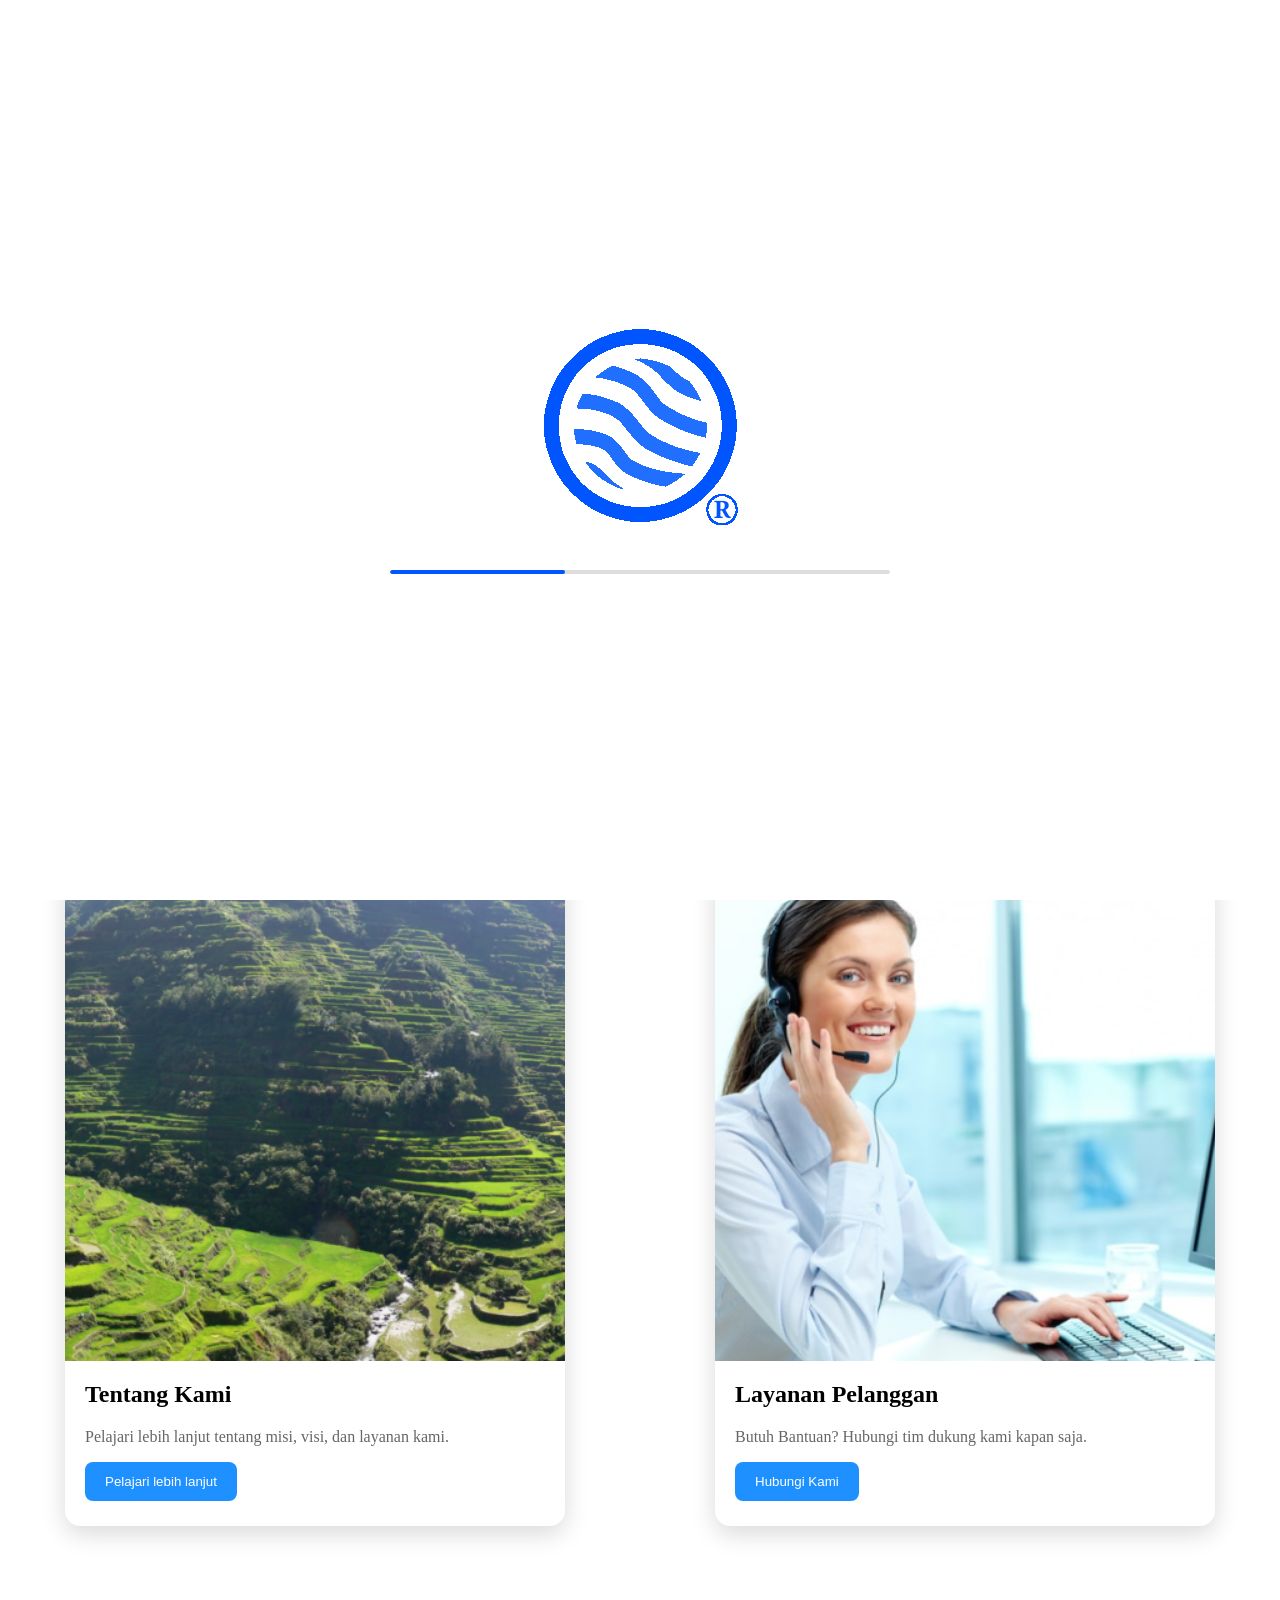
<file: index.html>
<!DOCTYPE html>
<html lang="en">

<head>
    <meta charset="UTF-8">
    <meta name="viewport" content="width=device-width, initial-scale=1.0">
    <title>DiMAGEL</title>

    <link rel="stylesheet" href="testcss1.css">
</head>

<body>

    <!-- Loading Screen -->
    <div id="loader">
        <div class="loader-content">
            <img src="dimagellogo.png" alt="Logo">

            <div class="progress">
                <div class="progress-fill"></div>
            </div>
        </div>
    </div>

    <!-- Website -->
    <header id="navbar">
    <div class="nav-left">
        <img src="dimagellogo.png" alt="Logo" class="nav-logo">
    </div>

    <nav>
        <button> <img src="home.png" alt="-"> Beranda </button>
        <button onclick="window.location.href='pencarian.html'"> <img src="search.png" alt="-" > Pencarian </button>
        <div class="akun">
    <button id="akunButton">
        <img src="account.png" alt="-"> Akun
    </button>

    <div class="akun-dropdown">
        <button>Masuk</button>
        <button id="signupMenuButton">Daftar</button>
    </div>
</div>
        <button> <img src="settings.png" alt="-"> Pengaturan </button>
    </nav>
</header>

<div class="signup-popup" id="signupPopup">

    <div class="signup-box">

        <span class="close-popup">&times;</span>

        <h1>Buat Akun</h1>

        <input type="text" placeholder="Nama Pengguna">

        <input type="email" placeholder="Email">

        <input type="password" placeholder="Kata Sandi">

        <button class="signup-button">Daftar</button>

    </div>

</div>

    <script src="jstest1.js"></script>

<section class="hero">
    <img src="hero.png" alt="Hero Image">
</section>

<section class="cards">

    <div class="card">
        <img src="aboutus.png" alt="Tentang Kami">

        <h2>Tentang Kami</h2>

        <p>
            Pelajari lebih lanjut tentang misi, visi, dan layanan kami.
        </p>

        <button>Pelajari lebih lanjut</button>
    </div>

    <div class="card">
        <img src="customersupport.png" alt="Layanan Pelanggan">

        <h2>Layanan Pelanggan</h2>

        <p>
            Butuh Bantuan? Hubungi tim dukung kami kapan saja.
        </p>

        <button>Hubungi Kami</button>
    </div>

</section>

</body>
</html>
</file>
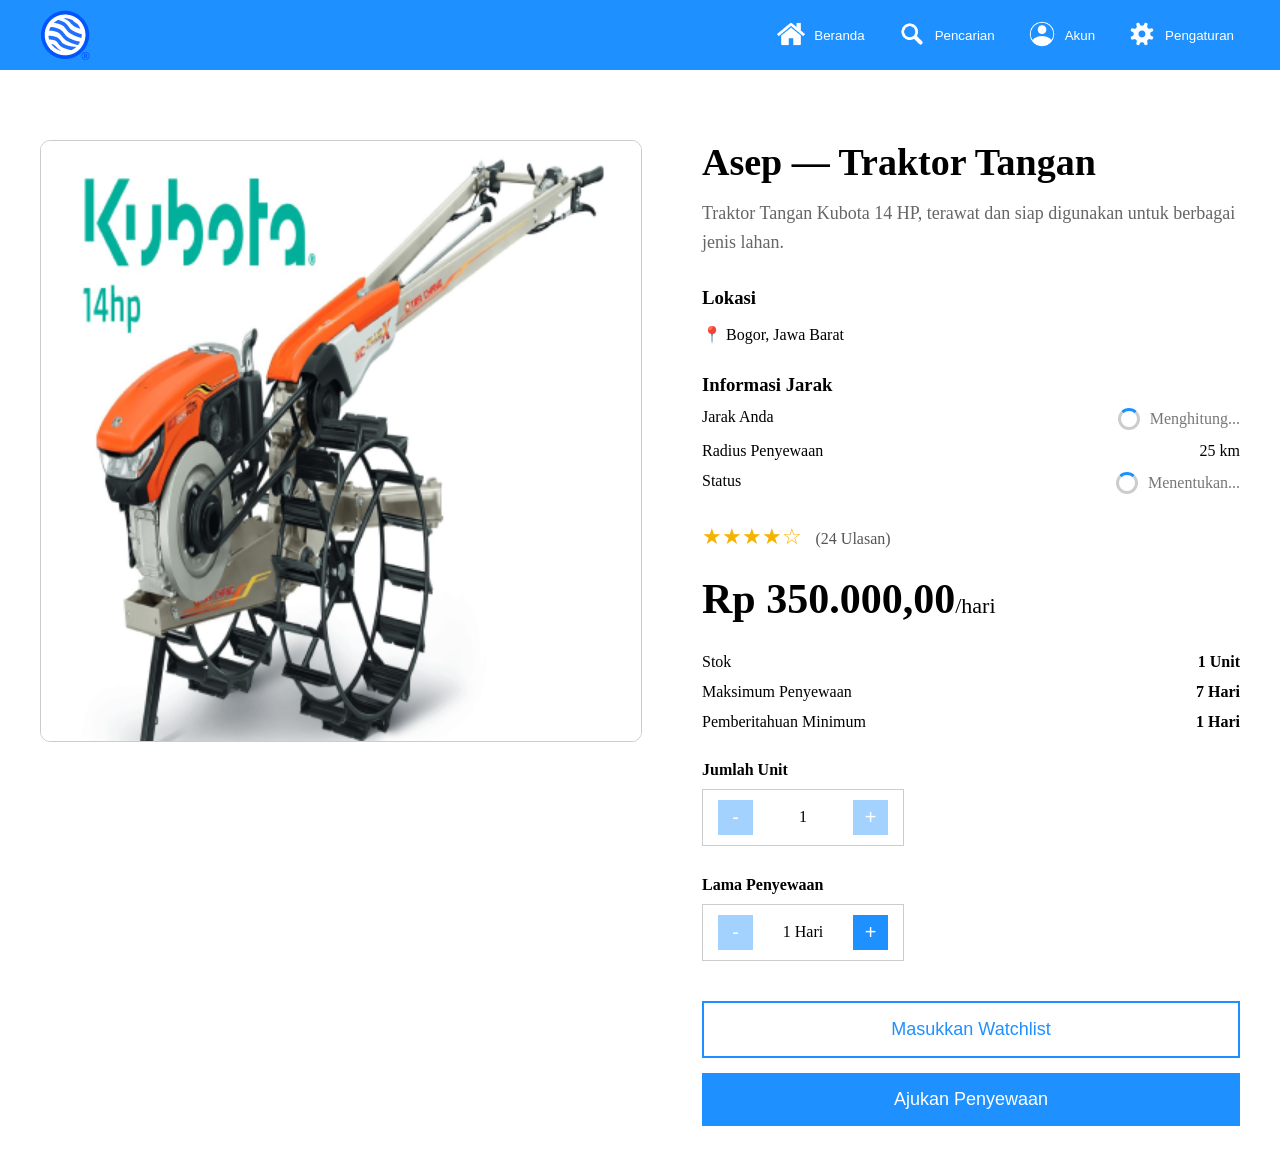
<file: asep.html>
<!DOCTYPE html>
<html>
<head>
    <meta charset="UTF-8">
    <title>Pencarian</title>

    <link rel="stylesheet" href="testcss1.css">
</head>
<body>
<header id="navbar">
    <img src="dimagellogo.png" class="nav-logo" alt="Logo">

    <nav>
        <button onclick="
    sessionStorage.setItem('skipLoader', 'true');
    window.location.href='index.html';
">
    <img src="home.png" alt="-">
    Beranda
</button>

        <button onclick="window.location.href='pencarian.html'">
            <img src="search.png" alt="-">
            Pencarian
        </button>

        <div class="akun">
            <button id="akunButton">
                <img src="account.png" alt="-">
                Akun
            </button>

            <div class="akun-dropdown">
                <button>Masuk</button>
                <button id="signupMenuButton">Daftar</button>
            </div>
        </div>

        <button>
            <img src="settings.png" alt="-">
            Pengaturan
        </button>
    </nav>
</header>

<div class="signup-popup" id="signupPopup">

    <div class="signup-box">

        <span class="close-popup">&times;</span>

        <h1>Buat Akun</h1>

        <input type="text" placeholder="Nama Pengguna">

        <input type="email" placeholder="Email">

        <input type="password" placeholder="Kata Sandi">

        <button class="signup-button">Daftar</button>

    </div>

</div><section class="listing-page">

    <div class="listing-image">

        <img src="asep.png" alt="Asep - Traktor Tangan">

    </div>

    <div class="listing-info">

        <h1 id="listingTitle">Asep — Traktor Tangan</h1>

        <p class="listing-description">
            Traktor Tangan Kubota 14 HP, terawat dan siap digunakan untuk berbagai jenis lahan.
        </p>

        <div class="listing-location">

            <h3>Lokasi</h3>

            <p>📍 Bogor, Jawa Barat</p>

        </div>

        <div class="listing-distance">

            <h3>Informasi Jarak</h3>

            <div class="distance-row">

                <span>Jarak Anda</span>

                <span class="loading-text">
                    <span class="spinner"></span>
                    Menghitung...
                </span>

            </div>

            <div class="distance-row">

                <span>Radius Penyewaan</span>

                <span>25 km</span>

            </div>

            <div class="distance-row">

                <span>Status</span>

                <span class="loading-text">
                    <span class="spinner"></span>
                    Menentukan...
                </span>

            </div>

        </div>

        <div class="listing-review">

            ★★★★☆
            <span>(24 Ulasan)</span>

        </div>

        <div class="listing-price" id="listingPrice">

            Rp 350.000,00<span>/hari</span>

        </div>

        <div class="listing-details">

             <div class="detail-row">

             <span>Stok</span>

             <strong id="stockLimit">1 Unit</strong>

             </div>

             <div class="detail-row">

             <span>Maksimum Penyewaan</span>

             <strong id="dayLimit">7 Hari</strong> 

             </div>

		     <div class="detail-row">

             <span>Pemberitahuan Minimum</span>

             <strong id="noticeLimit">1 Hari</strong>
			 
			 </div>
			 
		</div>


        <div class="quantity-section">

            <label>Jumlah Unit</label>

            <div class="quantity-box">

                <button id="unitMinus">-</button>

                <span id="unitValue">1</span>

                <button id="unitPlus">+</button>

            </div>

        </div>

        <div class="quantity-section">

            <label>Lama Penyewaan</label>

            <div class="quantity-box">

                <button id="dayMinus">-</button>

                <span id="dayValue">1 Hari</span>

                <button id="dayPlus">+</button>

            </div>

        </div>

        <button class="watchlist-button">

            Masukkan Watchlist

        </button>

        <button class="confirm-button" id="openCheckout">
		
            Ajukan Penyewaan
			
        </button>

    </div>

</section>

<!-- ======================
     CHECKOUT POPUP
====================== -->

<div class="checkout-popup" id="checkoutPopup">

    <div class="checkout-box">

        <span class="close-checkout" id="closeCheckout">&times;</span>

        <h2>Ajukan Penyewaan</h2>

        <div class="checkout-summary">

            <h3>Ringkasan Penyewaan</h3>

            <div class="summary-row">
                <span>Peralatan</span>
                <strong id="checkoutTitle"></strong>
            </div>

            <div class="summary-row">
                <span>Harga per Hari</span>
                <strong id="checkoutPrice"></strong>
            </div>

            <div class="summary-row">
                <span>Jumlah Unit</span>
                <strong id="checkoutUnits"></strong>
            </div>

            <div class="summary-row">
                <span>Lama Penyewaan</span>
                <strong id="checkoutDays"></strong>
            </div>

            <div class="summary-row total-row">
                <span>Estimasi Total</span>
                <strong id="checkoutTotal"></strong>
            </div>

        </div>

        <div class="checkout-calendar">

            <h3>Pilih Tanggal Mulai Penyewaan</h3>

            <div id="calendarContainer"></div>

            <p class="calendar-info">
                Pilih tanggal mulai. Lama penyewaan akan mengikuti pilihan Anda.
            </p>

            <p class="calendar-warning" id="calendarWarning"></p>

            <div class="selected-dates">

                <div class="summary-row">
                    <span>Tanggal Mulai</span>
                    <strong id="selectedStart">-</strong>
                </div>

                <div class="summary-row">
                    <span>Tanggal Berakhir</span>
                    <strong id="selectedEnd">-</strong>
                </div>

            </div>

        </div>

        <div class="checkout-terms">

            <p>

                Dengan menekan
                <strong>"Ajukan Penyewaan"</strong>,
                Anda menyetujui
                <a href="terms.html">Syarat dan Ketentuan Penyewaan.</a>

            </p>

        </div>

        <div class="checkout-buttons">

            <button class="cancel-checkout" id="cancelCheckout">

                Batal

            </button>

            <button class="confirm-checkout" id="confirmCheckout">

                Ajukan Penyewaan

            </button>

        </div>

    </div>

</div>

<script src="listingjava1.js"></script>

</body>
</html>
</file>
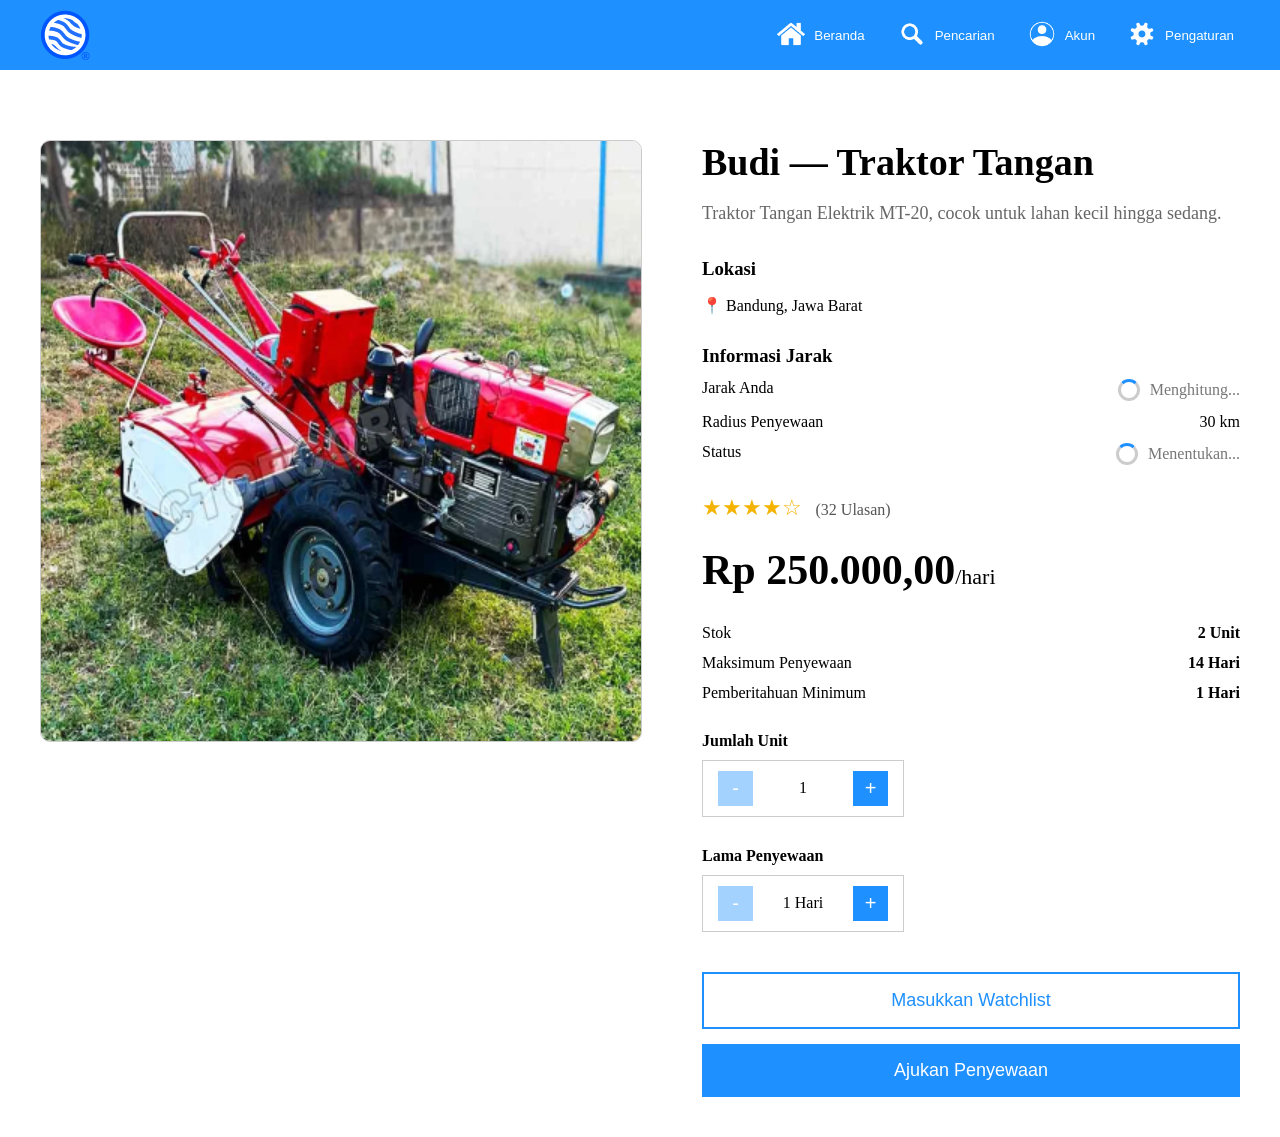
<file: budi.html>
<!DOCTYPE html>
<html>
<head>
    <meta charset="UTF-8">
    <title>Pencarian</title>

    <link rel="stylesheet" href="testcss1.css">
</head>
<body>
<header id="navbar">
    <img src="dimagellogo.png" class="nav-logo" alt="Logo">

    <nav>
        <button onclick="
    sessionStorage.setItem('skipLoader', 'true');
    window.location.href='index.html';
">
    <img src="home.png" alt="-">
    Beranda
</button>

        <button onclick="window.location.href='pencarian.html'">
            <img src="search.png" alt="-">
            Pencarian
        </button>

        <div class="akun">
            <button id="akunButton">
                <img src="account.png" alt="-">
                Akun
            </button>

            <div class="akun-dropdown">
                <button>Masuk</button>
                <button id="signupMenuButton">Daftar</button>
            </div>
        </div>

        <button>
            <img src="settings.png" alt="-">
            Pengaturan
        </button>
    </nav>
</header>

<div class="signup-popup" id="signupPopup">

    <div class="signup-box">

        <span class="close-popup">&times;</span>

        <h1>Buat Akun</h1>

        <input type="text" placeholder="Nama Pengguna">

        <input type="email" placeholder="Email">

        <input type="password" placeholder="Kata Sandi">

        <button class="signup-button">Daftar</button>

    </div>

</div>

<section class="listing-page">

    <div class="listing-image">

        <img src="budi.png" alt="Budi - Traktor Tangan">

    </div>

    <div class="listing-info">

        <h1 id="listingTitle">
        Budi — Traktor Tangan
        </h1>
   
        <p class="listing-description">
            Traktor Tangan Elektrik MT-20, cocok untuk lahan kecil hingga sedang.
        </p>

        <div class="listing-location">

            <h3>Lokasi</h3>

            <p>📍 Bandung, Jawa Barat</p>

        </div>

        <div class="listing-distance">

            <h3>Informasi Jarak</h3>

            <div class="distance-row">

                <span>Jarak Anda</span>

                <span class="loading-text">
                    <span class="spinner"></span>
                    Menghitung...
                </span>

            </div>

            <div class="distance-row">

                <span>Radius Penyewaan</span>

                <span>30 km</span>

            </div>

            <div class="distance-row">

                <span>Status</span>

                <span class="loading-text">
                    <span class="spinner"></span>
                    Menentukan...
                </span>

            </div>

        </div>

        <div class="listing-review">

            ★★★★☆
            <span>(32 Ulasan)</span>

        </div>

        <div class="listing-price" id="listingPrice">

            Rp 250.000,00<span>/hari</span>

        </div>

        <div class="listing-details">

            <div class="detail-row">

                <span>Stok</span>

                <strong id="stockLimit">2 Unit</strong> 

            </div>

            <div class="detail-row">

                <span>Maksimum Penyewaan</span>

                <strong id="dayLimit">14 Hari</strong> 

            </div>
			
		    <div class="detail-row">

            <span>Pemberitahuan Minimum</span>

            <strong id="noticeLimit">1 Hari</strong>

        </div>
        </div>
		

		        
<div class="quantity-section">

    <label>Jumlah Unit</label>

    <div class="quantity-box">

        <button id="unitMinus">-</button>

        <span id="unitValue">1</span>

        <button id="unitPlus">+</button>

    </div>

</div>

<div class="quantity-section">

    <label>Lama Penyewaan</label>

    <div class="quantity-box">

        <button id="dayMinus">-</button>

        <span id="dayValue">1 Hari</span>

        <button id="dayPlus">+</button>

    </div>

</div>

        <button class="watchlist-button">

            Masukkan Watchlist

        </button>

        <button class="confirm-button" id="openCheckout">
		
            Ajukan Penyewaan
			
        </button>
	

    </div>

</section>

<!-- ======================
     CHECKOUT POPUP
====================== -->

<div class="checkout-popup" id="checkoutPopup">

    <div class="checkout-box">

        <span class="close-checkout" id="closeCheckout">&times;</span>

        <h2>Ajukan Penyewaan</h2>

        <div class="checkout-summary">

            <h3>Ringkasan Penyewaan</h3>

            <div class="summary-row">
                <span>Peralatan</span>
                <strong id="checkoutTitle"></strong>
            </div>

            <div class="summary-row">
                <span>Harga per Hari</span>
                <strong id="checkoutPrice"></strong>
            </div>

            <div class="summary-row">
                <span>Jumlah Unit</span>
                <strong id="checkoutUnits"></strong>
            </div>

            <div class="summary-row">
                <span>Lama Penyewaan</span>
                <strong id="checkoutDays"></strong>
            </div>

            <div class="summary-row total-row">
                <span>Estimasi Total</span>
                <strong id="checkoutTotal"></strong>
            </div>

        </div>

        <div class="checkout-calendar">

            <h3>Pilih Tanggal Mulai Penyewaan</h3>

            <div id="calendarContainer"></div>

            <p class="calendar-info">
                Pilih tanggal mulai. Lama penyewaan akan mengikuti pilihan Anda.
            </p>

            <p class="calendar-warning" id="calendarWarning"></p>

            <div class="selected-dates">

                <div class="summary-row">
                    <span>Tanggal Mulai</span>
                    <strong id="selectedStart">-</strong>
                </div>

                <div class="summary-row">
                    <span>Tanggal Berakhir</span>
                    <strong id="selectedEnd">-</strong>
                </div>

            </div>

        </div>

        <div class="checkout-terms">

            <p>

                Dengan menekan
                <strong>"Ajukan Penyewaan"</strong>,
                Anda menyetujui
                <a href="terms.html">Syarat dan Ketentuan Penyewaan.</a>

            </p>

        </div>

        <div class="checkout-buttons">

            <button class="cancel-checkout" id="cancelCheckout">

                Batal

            </button>

            <button class="confirm-checkout" id="confirmCheckout">

                Ajukan Penyewaan

            </button>

        </div>

    </div>

</div>

<script src="listingjava1.js"></script>

</body>
</html>
</file>
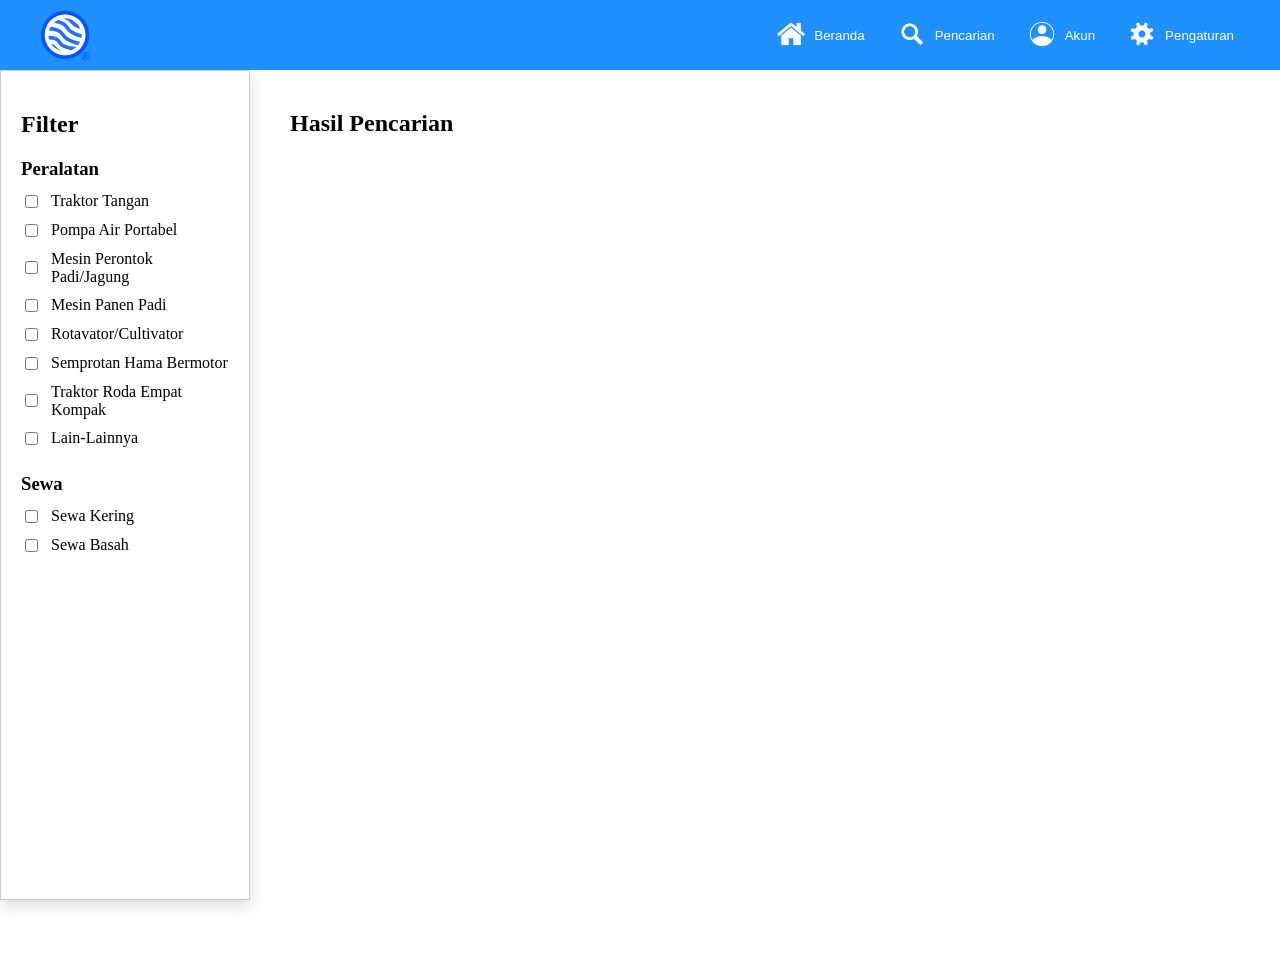
<file: pencarian.html>
<!DOCTYPE html>
<html>
<head>
    <meta charset="UTF-8">
    <title>Pencarian</title>

    <link rel="stylesheet" href="testcss1.css">
</head>
<body>
<header id="navbar">
    <img src="dimagellogo.png" class="nav-logo" alt="Logo">

    <nav>
        <button onclick="
    sessionStorage.setItem('skipLoader', 'true');
    window.location.href='index.html';
">
    <img src="home.png" alt="-">
    Beranda
</button>

        <button onclick="window.location.href='pencarian.html'">
            <img src="search.png" alt="-">
            Pencarian
        </button>

        <div class="akun">
            <button id="akunButton">
                <img src="account.png" alt="-">
                Akun
            </button>

            <div class="akun-dropdown">
                <button>Masuk</button>
                <button id="signupMenuButton">Daftar</button>
            </div>
        </div>

        <button>
            <img src="settings.png" alt="-">
            Pengaturan
        </button>
    </nav>
</header>

<div class="signup-popup" id="signupPopup">

    <div class="signup-box">

        <span class="close-popup">&times;</span>

        <h1>Buat Akun</h1>

        <input type="text" placeholder="Nama Pengguna">

        <input type="email" placeholder="Email">

        <input type="password" placeholder="Kata Sandi">

        <button class="signup-button">Daftar</button>

    </div>

</div>

<div class="search-page">

<section class="filter-panel">

    <h2>Filter</h2>

    <div class="filter-category">

        <h3>Peralatan</h3>

        <label>
            <input type="checkbox" class="filter-checkbox" value="Peralatan-Traktor Tangan">
            Traktor Tangan
        </label>

        <label>
            <input type="checkbox" class="filter-checkbox" value="Peralatan-Pompa Air Portabel">
            Pompa Air Portabel
        </label>

        <label>
            <input type="checkbox" class="filter-checkbox" value="Peralatan-Mesin Perontok Padi/Jagung">
            Mesin Perontok Padi/Jagung
        </label>

        <label>
            <input type="checkbox" class="filter-checkbox" value="Peralatan-Mesin Panen Padi">
            Mesin Panen Padi
        </label>

        <label>
            <input type="checkbox" class="filter-checkbox" value="Peralatan-Rotavator/Cultivator">
            Rotavator/Cultivator
        </label>

        <label>
            <input type="checkbox" class="filter-checkbox" value="Peralatan-Semprotan Hama Bermotor">
            Semprotan Hama Bermotor
        </label>

        <label>
            <input type="checkbox" class="filter-checkbox" value="Peralatan-Traktor Roda Empat Kompak">
            Traktor Roda Empat Kompak
        </label>

        <label>
            <input type="checkbox" class="filter-checkbox" value="Peralatan-Lain-Lainnya">
            Lain-Lainnya
        </label>

    </div>

    <div class="filter-category">

        <h3>Sewa</h3>

        <label>
            <input type="checkbox" class="filter-checkbox" value="Sewa-Sewa Kering">
            Sewa Kering
        </label>

        <label>
            <input type="checkbox" class="filter-checkbox" value="Sewa-Sewa Basah">
            Sewa Basah
        </label>

    </div>

</section>
	
	<section class="results">

           <h2 class="results-heading">Hasil Pencarian</h2>
		   
		     <div class="results-cards">

        <div class="result-card" data-peralatan="Peralatan-Traktor Tangan"
     data-sewa="Sewa-Sewa Kering" onclick="window.location.href='budi.html'">
            <img src="budi.png" alt="">
            <h3>Budi — Traktor Tangan</h3>
            <p> Trakor Tangan Elektrik MT-20, cocok untuk lahan kecil hingga sedang.</p>
			<h4>Rp 250.000,00/hari</h4>
			<div class="card-rating">

            ★★★★☆ 4,4
            <span>(32)</span>

            </div>
			<h5>Sewa Kering</h5>
			
        </div>

        <div class="result-card" data-peralatan="Peralatan-Traktor Tangan"
     data-sewa="Sewa-Sewa Kering" onclick="window.location.href='asep.html'">
            <img src="asep.png" alt="">
            <h3>Asep — Traktor Tangan</h3>
            <p>Traktor Tangan Kubota 14hp, terawat dan siap digunakan untuk berbagai jenis lahan.</p>
			<h4>Rp 350.000,00/hari</h4>
			<div class="card-rating">

            ★★★★☆ 4,2
            <span>(24)</span>

            </div>
			<h5>Sewa Kering</h5>
			<h5></h5>
        </div>

        <div class="result-card" data-peralatan="Peralatan-Traktor Roda Empat Kompak"
     data-sewa="Sewa-Sewa Kering" onclick="window.location.href='tono.html'">
            <img src="tono.png" alt="">
            <h3>Tono — Traktor Roda Empat Kompak</h3>
            <p>Traktor kompak 4x4 dengan loader depan dan backhoe, ideal untuk pekerjaan pertanian dan konstruksi ringan.</p>
			<h4>Rp 1.750.000,00/hari</h4>
			 <div class="card-rating">

            ★★★★★ 4,9
            <span>(18)</span>

            </div>
			<h5>Sewa Kering</h5>
			<h5></h5>
        </div>

        <div class="result-card" data-peralatan="Peralatan-Lain-Lainnya"
     data-sewa="Sewa-Sewa Kering" onclick="window.location.href='siti.html'">
            <img src="siti.png" alt="">
            <h3>Siti — Drone Penyemprot Pertanian</h3>
            <p>Drone EAvision J70 untuk penyemprotan pupuk dan pestisida secara efisien.</p>
			<h4>Rp 1.200.000,00/hari</h4>
			 <div class="card-rating">

            ★★★★★ 4,8
            <span>(47)</span>

            </div>
			<h5>Sewa Kering</h5>
			<h5></h5>
        </div>

    </div>


    </section>

</div>

<script src="jstest2.js"></script>

</body>
</html>
</file>
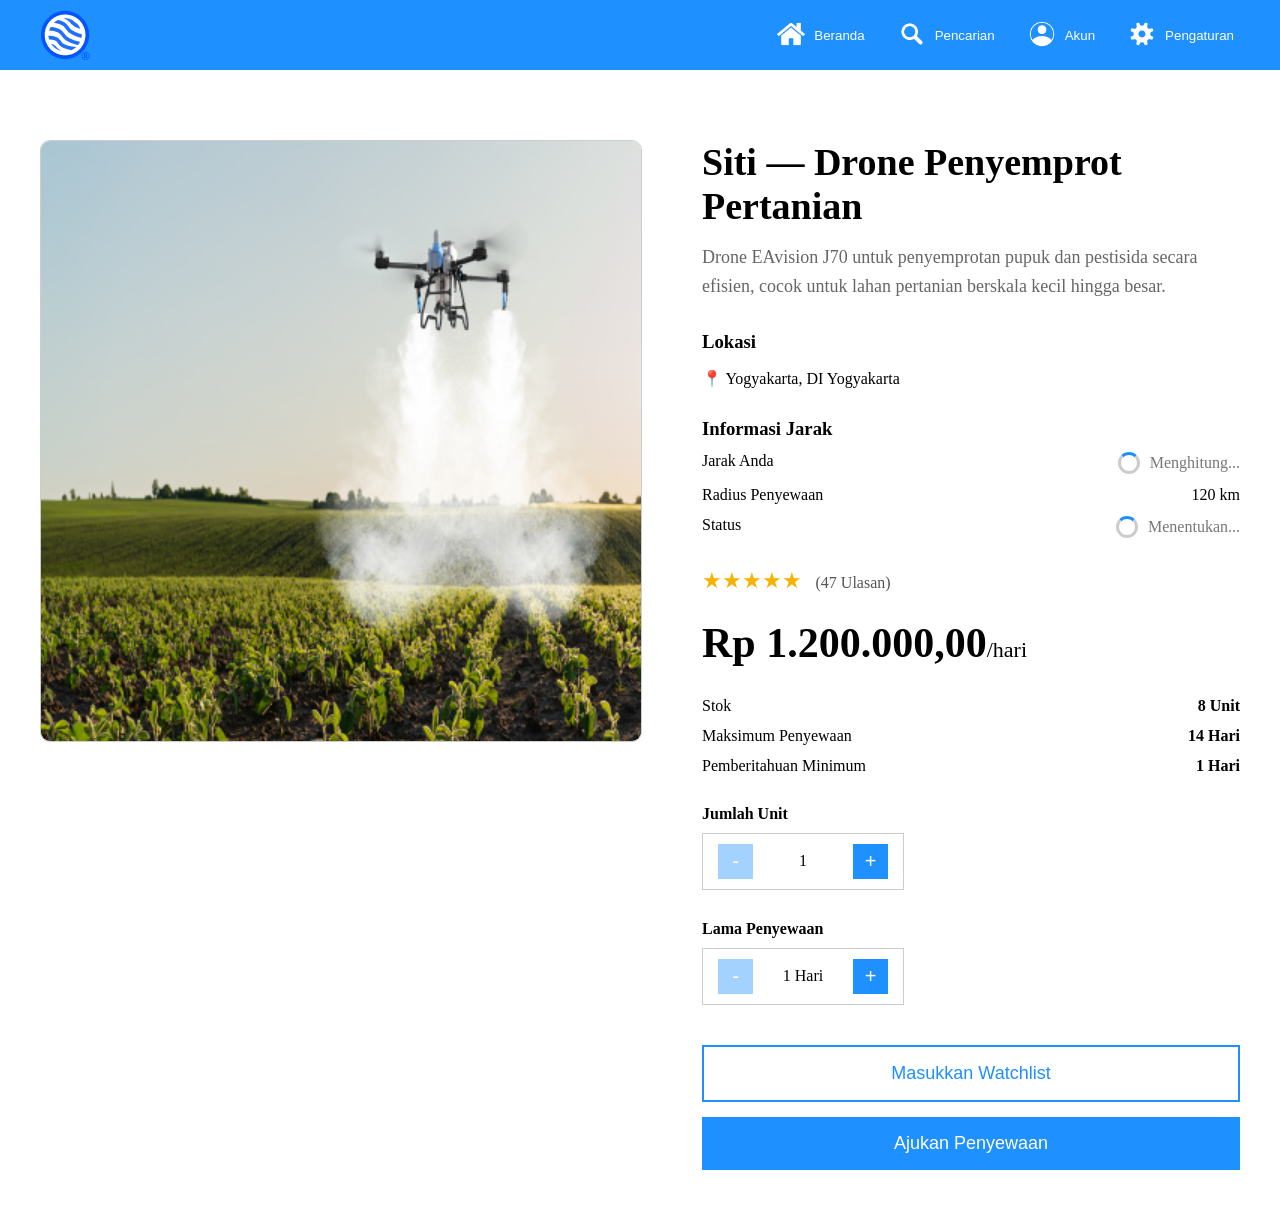
<file: siti.html>
<!DOCTYPE html>
<html>
<head>
    <meta charset="UTF-8">
    <title>Pencarian</title>

    <link rel="stylesheet" href="testcss1.css">
</head>
<body>
<header id="navbar">
    <img src="dimagellogo.png" class="nav-logo" alt="Logo">

    <nav>
        <button onclick="
    sessionStorage.setItem('skipLoader', 'true');
    window.location.href='index.html';
">
    <img src="home.png" alt="-">
    Beranda
</button>

        <button onclick="window.location.href='pencarian.html'">
            <img src="search.png" alt="-">
            Pencarian
        </button>

        <div class="akun">
            <button id="akunButton">
                <img src="account.png" alt="-">
                Akun
            </button>

            <div class="akun-dropdown">
                <button>Masuk</button>
                <button id="signupMenuButton">Daftar</button>
            </div>
        </div>

        <button>
            <img src="settings.png" alt="-">
            Pengaturan
        </button>
    </nav>
</header>

<div class="signup-popup" id="signupPopup">

    <div class="signup-box">

        <span class="close-popup">&times;</span>

        <h1>Buat Akun</h1>

        <input type="text" placeholder="Nama Pengguna">

        <input type="email" placeholder="Email">

        <input type="password" placeholder="Kata Sandi">

        <button class="signup-button">Daftar</button>

    </div>

</div>

<section class="listing-page">

    <div class="listing-image">

        <img src="siti.png" alt="Siti - Drone Penyemprot Pertanian">

    </div>

    <div class="listing-info">

        <h1 id="listingTitle">Siti — Drone Penyemprot Pertanian</h1>

        <p class="listing-description">
            Drone EAvision J70 untuk penyemprotan pupuk dan pestisida secara efisien, cocok untuk lahan pertanian berskala kecil hingga besar.
        </p>

        <div class="listing-location">

            <h3>Lokasi</h3>

            <p>📍 Yogyakarta, DI Yogyakarta</p>

        </div>

        <div class="listing-distance">

            <h3>Informasi Jarak</h3>

            <div class="distance-row">

                <span>Jarak Anda</span>

                <span class="loading-text">
                    <span class="spinner"></span>
                    Menghitung...
                </span>

            </div>

            <div class="distance-row">

                <span>Radius Penyewaan</span>

                <span>120 km</span>

            </div>

            <div class="distance-row">

                <span>Status</span>

                <span class="loading-text">
                    <span class="spinner"></span>
                    Menentukan...
                </span>

            </div>

        </div>

        <div class="listing-review">

            ★★★★★
            <span>(47 Ulasan)</span>

        </div>

        <div class="listing-price" id="listingPrice">

            Rp 1.200.000,00<span>/hari</span>

        </div>

        <div class="listing-details">

            <div class="detail-row">

                <span>Stok</span>

                <strong id="stockLimit">8 Unit</strong>

            </div>

            <div class="detail-row">

                <span>Maksimum Penyewaan</span>

                <strong id="dayLimit">14 Hari</strong>

            </div>
			
			<div class="detail-row">

               <span>Pemberitahuan Minimum</span>

               <strong id="noticeLimit">1 Hari</strong>
			 
			</div>

        </div>

        <div class="quantity-section">

            <label>Jumlah Unit</label>

            <div class="quantity-box">

                <button id="unitMinus">-</button>

                <span id="unitValue">1</span>

                <button id="unitPlus">+</button>

            </div>

        </div>

        <div class="quantity-section">

            <label>Lama Penyewaan</label>

            <div class="quantity-box">

                <button id="dayMinus">-</button>

                <span id="dayValue">1 Hari</span>

                <button id="dayPlus">+</button>

            </div>

        </div>

        <button class="watchlist-button">

            Masukkan Watchlist

        </button>

        <button class="confirm-button" id="openCheckout">
		
            Ajukan Penyewaan
			
        </button>

    </div>

</section>

<!-- ======================
     CHECKOUT POPUP
====================== -->

<div class="checkout-popup" id="checkoutPopup">

    <div class="checkout-box">

        <span class="close-checkout" id="closeCheckout">&times;</span>

        <h2>Ajukan Penyewaan</h2>

        <div class="checkout-summary">

            <h3>Ringkasan Penyewaan</h3>

            <div class="summary-row">
                <span>Peralatan</span>
                <strong id="checkoutTitle"></strong>
            </div>

            <div class="summary-row">
                <span>Harga per Hari</span>
                <strong id="checkoutPrice"></strong>
            </div>

            <div class="summary-row">
                <span>Jumlah Unit</span>
                <strong id="checkoutUnits"></strong>
            </div>

            <div class="summary-row">
                <span>Lama Penyewaan</span>
                <strong id="checkoutDays"></strong>
            </div>

            <div class="summary-row total-row">
                <span>Estimasi Total</span>
                <strong id="checkoutTotal"></strong>
            </div>

        </div>

        <div class="checkout-calendar">

            <h3>Pilih Tanggal Mulai Penyewaan</h3>

            <div id="calendarContainer"></div>

            <p class="calendar-info">
                Pilih tanggal mulai. Lama penyewaan akan mengikuti pilihan Anda.
            </p>

            <p class="calendar-warning" id="calendarWarning"></p>

            <div class="selected-dates">

                <div class="summary-row">
                    <span>Tanggal Mulai</span>
                    <strong id="selectedStart">-</strong>
                </div>

                <div class="summary-row">
                    <span>Tanggal Berakhir</span>
                    <strong id="selectedEnd">-</strong>
                </div>

            </div>

        </div>

        <div class="checkout-terms">

            <p>

                Dengan menekan
                <strong>"Ajukan Penyewaan"</strong>,
                Anda menyetujui
                <a href="terms.html">Syarat dan Ketentuan Penyewaan.</a>

            </p>

        </div>

        <div class="checkout-buttons">

            <button class="cancel-checkout" id="cancelCheckout">

                Batal

            </button>

            <button class="confirm-checkout" id="confirmCheckout">

                Ajukan Penyewaan

            </button>

        </div>

    </div>

</div>

<script src="listingjava1.js"></script>

</body>
</html>
</file>
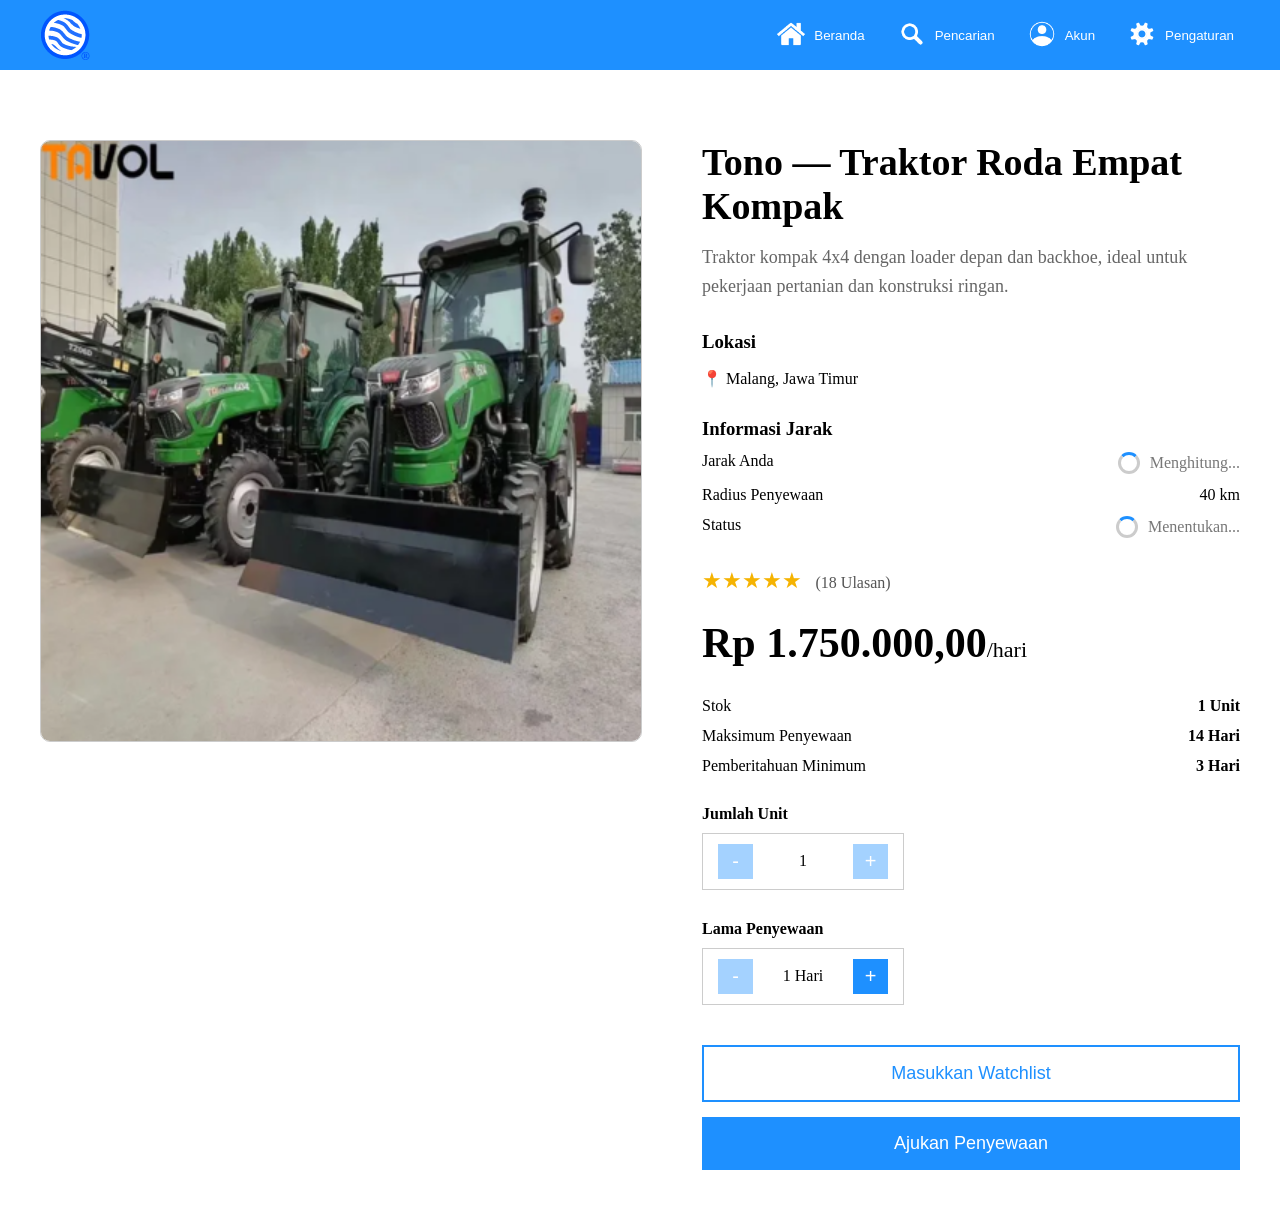
<file: tono.html>
<!DOCTYPE html>
<html>
<head>
    <meta charset="UTF-8">
    <title>Pencarian</title>

    <link rel="stylesheet" href="testcss1.css">
</head>
<body>
<header id="navbar">
    <img src="dimagellogo.png" class="nav-logo" alt="Logo">

    <nav>
        <button onclick="
    sessionStorage.setItem('skipLoader', 'true');
    window.location.href='index.html';
">
    <img src="home.png" alt="-">
    Beranda
</button>

        <button onclick="window.location.href='pencarian.html'">
            <img src="search.png" alt="-">
            Pencarian
        </button>

        <div class="akun">
            <button id="akunButton">
                <img src="account.png" alt="-">
                Akun
            </button>

            <div class="akun-dropdown">
                <button>Masuk</button>
                <button id="signupMenuButton">Daftar</button>
            </div>
        </div>

        <button>
            <img src="settings.png" alt="-">
            Pengaturan
        </button>
    </nav>
</header>

<div class="signup-popup" id="signupPopup">

    <div class="signup-box">

        <span class="close-popup">&times;</span>

        <h1>Buat Akun</h1>

        <input type="text" placeholder="Nama Pengguna">

        <input type="email" placeholder="Email">

        <input type="password" placeholder="Kata Sandi">

        <button class="signup-button">Daftar</button>

    </div>

</div>

<section class="listing-page">

    <div class="listing-image">

        <img src="tono.png" alt="Tono - Traktor Roda Empat Kompak">

    </div>

    <div class="listing-info">

        <h1 id="listingTitle">Tono — Traktor Roda Empat Kompak</h1>

        <p class="listing-description">
            Traktor kompak 4x4 dengan loader depan dan backhoe, ideal untuk pekerjaan pertanian dan konstruksi ringan.
        </p>

        <div class="listing-location">

            <h3>Lokasi</h3>

            <p>📍 Malang, Jawa Timur</p>

        </div>

        <div class="listing-distance">

            <h3>Informasi Jarak</h3>

            <div class="distance-row">

                <span>Jarak Anda</span>

                <span class="loading-text">
                    <span class="spinner"></span>
                    Menghitung...
                </span>

            </div>

            <div class="distance-row">

                <span>Radius Penyewaan</span>

                <span>40 km</span>

            </div>

            <div class="distance-row">

                <span>Status</span>

                <span class="loading-text">
                    <span class="spinner"></span>
                    Menentukan...
                </span>

            </div>

        </div>

        <div class="listing-review">

            ★★★★★
            <span>(18 Ulasan)</span>

        </div>

        <div class="listing-price" id="listingPrice">

            Rp 1.750.000,00<span>/hari</span>

        </div>

        <div class="listing-details">

            <div class="detail-row">

                <span>Stok</span>

                <strong id="stockLimit">1 Unit</strong>

            </div>

            <div class="detail-row">

                <span>Maksimum Penyewaan</span>

                <strong id="dayLimit">14 Hari</strong>

            </div>
			
			<div class="detail-row">

               <span>Pemberitahuan Minimum</span>

               <strong id="noticeLimit">3 Hari</strong>
			 
			 </div>

        </div>

        <div class="quantity-section">

            <label>Jumlah Unit</label>

            <div class="quantity-box">

                <button id="unitMinus">-</button>

                <span id="unitValue">1</span>

                <button id="unitPlus">+</button>

            </div>

        </div>

        <div class="quantity-section">

            <label>Lama Penyewaan</label>

            <div class="quantity-box">

                <button id="dayMinus">-</button>

                <span id="dayValue">1 Hari</span>

                <button id="dayPlus">+</button>

            </div>

        </div>

        <button class="watchlist-button">

            Masukkan Watchlist

        </button>

        <button class="confirm-button" id="openCheckout">
		
            Ajukan Penyewaan
			
        </button>

    </div>

</section>

<!-- ======================
     CHECKOUT POPUP
====================== -->

<div class="checkout-popup" id="checkoutPopup">

    <div class="checkout-box">

        <span class="close-checkout" id="closeCheckout">&times;</span>

        <h2>Ajukan Penyewaan</h2>

        <div class="checkout-summary">

            <h3>Ringkasan Penyewaan</h3>

            <div class="summary-row">
                <span>Peralatan</span>
                <strong id="checkoutTitle"></strong>
            </div>

            <div class="summary-row">
                <span>Harga per Hari</span>
                <strong id="checkoutPrice"></strong>
            </div>

            <div class="summary-row">
                <span>Jumlah Unit</span>
                <strong id="checkoutUnits"></strong>
            </div>

            <div class="summary-row">
                <span>Lama Penyewaan</span>
                <strong id="checkoutDays"></strong>
            </div>

            <div class="summary-row total-row">
                <span>Estimasi Total</span>
                <strong id="checkoutTotal"></strong>
            </div>

        </div>

        <div class="checkout-calendar">

            <h3>Pilih Tanggal Mulai Penyewaan</h3>

            <div id="calendarContainer"></div>

            <p class="calendar-info">
                Pilih tanggal mulai. Lama penyewaan akan mengikuti pilihan Anda.
            </p>

            <p class="calendar-warning" id="calendarWarning"></p>

            <div class="selected-dates">

                <div class="summary-row">
                    <span>Tanggal Mulai</span>
                    <strong id="selectedStart">-</strong>
                </div>

                <div class="summary-row">
                    <span>Tanggal Berakhir</span>
                    <strong id="selectedEnd">-</strong>
                </div>

            </div>

        </div>

        <div class="checkout-terms">

            <p>

                Dengan menekan
                <strong>"Ajukan Penyewaan"</strong>,
                Anda menyetujui
                <a href="terms.html">Syarat dan Ketentuan Penyewaan.</a>

            </p>

        </div>

        <div class="checkout-buttons">

            <button class="cancel-checkout" id="cancelCheckout">

                Batal

            </button>

            <button class="confirm-checkout" id="confirmCheckout">

                Ajukan Penyewaan

            </button>

        </div>

    </div>

</div>

<script src="listingjava1.js"></script>

</body>
</html>
</file>
<file: testcss1.css>
html,
body {
    margin: 0;
    height: 100%;
}

#loader {
    position: fixed;
    inset: 0;
    background: white;
    display: flex;
    justify-content: center;
    align-items: center;
    z-index: 9999;
    transition: opacity 0.8s ease;
}

.loader-content img {
    display: block;
    align-self: center;
}
.loader-content {
    display: flex;
    flex-direction: column;
    align-items: center;
    gap: 24px;

    opacity: 0;
    transition: opacity 0.8s ease;
	
}

.loader-content.visible {
    opacity: 1;
}

.progress {
    width: 500px;
    height: 4px;
    background: #ddd;
	border-radius: 999px;
    overflow: hidden;
	margin-top: 20px;
}

.progress-fill {
    width: 0%;
    height: 100%;
    background: #0055FF;
	border-radius: 999px;
    transition: width 0.25s linear;
}

#loader.fade-out {
    opacity: 0;
    pointer-events: none;
}

#navbar {
    position: fixed;
    top: 0;
    left: 0;

    width: 100%;
    height: 70px;

    background: #1e90ff; /* Change this colour */
    
    display: flex;
    align-items: center;
    justify-content: space-between;

    padding: 0 40px;
    box-sizing: border-box;

    z-index: 1000;
}

.nav-logo {
    height: 50px;
}

nav {
    display: flex;
    gap: 20px;
}

nav button {
    display: flex;
    align-items: center;
    gap: 8px;

    background: none;
    border: none;
    color: white;
    font-size: px;
    cursor: pointer;
}

nav button img {
    width: 30px;
    height: 30px;
	margin-top: -3px;
}
nav button:hover {
    opacity: 0.7;
}
.akun {
    position: relative;
    display: flex;
    align-items: center;
}

.akun-dropdown {
    display: none;

    position: absolute;
    top: 100%;
    left: 0;

    flex-direction: column;

    background: white;
    border-radius: 0px;
    overflow: hidden;
	width: 200px;

    box-shadow: 0 5px 15px rgba(0,0,0,.2);
}

.akun-dropdown button {
    color: black;
    background: white;
    padding: 12px 20px;
    border: none;
    border-bottom: 1px solid #ccc;
}

.akun-dropdown button:last-child {
    border-bottom: none;
}
.akun-dropdown.show {
    display: flex;
}

.hero {
    margin-top: 70px;
}

.hero img {
    width: 100%;
    display: block;
}

.cards {
    display: flex;
    justify-content: center;
    gap: 150px;

    padding: 80px 60px;

    flex-wrap: wrap;
}

.card {
    width: 500px;

    background: white;

    border-radius: 15px;

    overflow: hidden;

    box-shadow: 0 8px 25px rgba(0,0,0,0.15);

    transition: 0.3s;
}

.card:hover {
    transform: translateY(-8px);
}

.card img {
    width: 100%;
    height: auto;
    display: block;
}
.card h2,
.card p,
.card button {
    margin-left: 20px;
    margin-right: 20px;
}

.card h2 {
    margin-top: 20px;
}

.card p {
    color: #666;
}

.card button {
    margin-bottom: 25px;

    padding: 12px 20px;

    border: none;

    border-radius: 8px;

    background: #1e90ff;

    color: white;

    cursor: pointer;
}

.signup-popup {
    display: none;

    position: fixed;
    inset: 0;

    background: rgba(0,0,0,.5);

    justify-content: center;
    align-items: center;

    z-index: 5000;
}

.signup-box {
    width: 400px;

    background: white;

    border-radius: 0px;

    padding: 100px 40px;

    display: flex;
    flex-direction: column;
    gap: 15px;

    position: relative;

    box-shadow: 0 10px 30px rgba(0,0,0,.3);
}

.signup-box h2 {
    margin: 0 0 10px;
}

.signup-box input {
    padding: 12px;

    font-size: 16px;

    border: 1px solid #ccc;

    border-radius: 8px;
}

.signup-button {
    padding: 12px;

    background: #1e90ff;

    color: white;

    border: none;

    border-radius: 0px;

    cursor: pointer;
	
	margin-top: 60px;
}

.signup-button:hover {
    background: #1877e6;
}

.close-popup {
    position: absolute;

    top: 15px;
    right: 20px;

    font-size: 28px;

    cursor: pointer;
}

.search-page {
    display: flex;
    margin-top: 70px;
    min-height: calc(100vh - 70px);
    align-items: stretch;
}

.filter-panel {
    width: 250px;
    background: white;
    padding: 20px;

    border: 1px solid #ccc;
    border-radius: 0;

    box-shadow: 0 5px 15px rgba(0,0,0,.15);

    box-sizing: border-box;
}

.filter-category {
    margin-bottom: 25px;
}

.filter-category h3 {
    margin-bottom: 12px;
}

.filter-category label {
    display: flex;
    align-items: center;

    gap: 10px;

    margin-bottom: 10px;

    cursor: pointer;
}

.results {
    flex: 1;
    padding: 20px;
}

.results-heading {
    margin-left: 20px;
}

.results-cards {
    display: flex;
    flex-wrap: wrap;
    gap: 30px;

    margin-top: 30px;
}

.result-card {
    display: none; /* Hide all cards by default */

    width: 320px;
    background: white;

    border: 1px solid #ccc;

    box-shadow: 0 5px 15px rgba(0,0,0,.15);

    transition: .2s;
}

.result-card:hover {
    transform: translateY(-5px);
}

.result-card img {
    width: 100%;
    display: block;
}

.result-card h3 {
    margin: 15px;

    white-space: nowrap;
    overflow: hidden;
    text-overflow: ellipsis;
}

.result-card.show {
    display: block;
}

.result-card p {
    margin: 15px;

    overflow: hidden;
    text-overflow: ellipsis;
}

.result-card h4 {
    margin: 15px;

    overflow: hidden;
    text-overflow: ellipsis;
}

.result-card h5 {
    margin: 15px;

    overflow: hidden;
    text-overflow: ellipsis;
}

.card-rating {

    margin: 0 15px 12px;

    color: #f5b301;

    font-size: 16px;

    font-weight: bold;

}

.card-rating span {

    color: #666;

    font-size: 14px;

    font-weight: normal;

    margin-left: 6px;

}

.card-rating {
    color: #f5b301;
}

.listing-page{
    display:flex;
    gap:60px;

    margin-top:100px;

    padding:40px;

    align-items:flex-start;
}

.listing-image img{

    width:600px;

    border:1px solid #ccc;

    border-radius:10px;

    display:block;

}

.listing-info{

    flex:1;

}

.listing-info h1{

    font-size:38px;

    margin:0;

    font-weight:700;

}

.listing-description{

    margin-top:15px;

    font-size:18px;

    color:#666;

    line-height:1.6;

}

.listing-location,
.listing-distance{

    margin-top:30px;

}

.listing-location h3,
.listing-distance h3{

    margin-bottom:10px;

}

.distance-row,
.detail-row{

    display:flex;

    justify-content:space-between;

    margin:12px 0;

}

.loading-text{

    display:flex;

    align-items:center;

    gap:10px;

    color:#777;

}

.spinner{

    width:16px;

    height:16px;

    border:3px solid #ccc;

    border-top:3px solid #1e90ff;

    border-radius:50%;

    animation:spin 1s linear infinite;

}

@keyframes spin{

    from{

        transform:rotate(0deg);

    }

    to{

        transform:rotate(360deg);

    }

}

.listing-review{

    margin-top:30px;

    font-size:22px;

    color:#f5b301;

}

.listing-review span{

    color:#555;

    font-size:16px;

    margin-left:8px;

}

.listing-price{

    margin-top:25px;

    font-size:42px;

    font-weight:bold;

}

.listing-price span{

    font-size:22px;

    font-weight:normal;

}

.listing-details{

    margin-top:30px;

}

.quantity-section{

    margin-top:30px;

}

.quantity-section label{

    display:block;

    margin-bottom:10px;

    font-weight:bold;

}

.quantity-box{

    display:flex;

    width:170px;

    justify-content:space-between;

    align-items:center;

    border:1px solid #ccc;

    padding:10px 15px;

}

.quantity-box button{

    width:35px;

    height:35px;

    border:none;

    background:#1e90ff;

    color:white;

    cursor:pointer;

    font-size:20px;

}

.watchlist-button{

    width:100%;

    margin-top:40px;

    padding:16px;

    background:white;

    border:2px solid #1e90ff;

    color:#1e90ff;

    font-size:18px;

    cursor:pointer;

}

.confirm-button{

    width:100%;

    margin-top:15px;

    padding:16px;

    background:#1e90ff;

    border:none;

    color:white;

    font-size:18px;

    cursor:pointer;

}

.quantity-box button:disabled{

    opacity: .4;

    cursor: not-allowed;

}

/* ======================
   CHECKOUT POPUP
====================== */

.checkout-popup {

    display: none;

    position: fixed;
    inset: 0;

    background: rgba(0,0,0,.5);

    justify-content: center;
    align-items: center;

    z-index: 6000;

}

.checkout-box {

    width: 650px;
    max-height: 90vh;

    overflow-y: auto;

    background: white;

    padding: 40px;

    box-sizing: border-box;

    position: relative;

    box-shadow: 0 10px 30px rgba(0,0,0,.25);

}

.checkout-box h2 {

    margin-top: 0;
    margin-bottom: 30px;

    font-size: 30px;

}

.checkout-box h3 {

    margin-bottom: 18px;

    font-size: 20px;

}

.close-checkout {

    position: absolute;

    top: 20px;
    right: 25px;

    font-size: 30px;

    cursor: pointer;

}

.checkout-summary {

    margin-bottom: 40px;

}

.summary-row {

    display: flex;

    justify-content: space-between;

    align-items: center;

    padding: 12px 0;

    border-bottom: 1px solid #ddd;

}

.summary-row span {

    color: #666;

}

.summary-row strong {

    color: black;

}

.total-row {

    margin-top: 10px;

    font-size: 20px;

    font-weight: bold;

}

.total-row strong {

    color: #1e90ff;

}

.checkout-calendar {

    margin-bottom: 35px;

}

#calendarContainer {

    margin-top: 20px;

    min-height: 350px;

    border: 1px solid #ccc;

    padding: 20px;

    box-sizing: border-box;

}

.calendar-info {

    color: #666;

    margin-top: 15px;

}

.calendar-warning {

    color: red;

    margin-top: 12px;

    min-height: 22px;

    font-weight: bold;

}

.selected-dates {

    margin-top: 30px;

}

.checkout-terms {

    margin-top: 35px;

    margin-bottom: 35px;

    line-height: 1.6;

    font-size: 15px;

}

.checkout-terms a {

    color: #1e90ff;

    text-decoration: none;

}

.checkout-terms a:hover {

    text-decoration: underline;

}

.checkout-buttons {

    display: flex;

    justify-content: flex-end;

    gap: 20px;

}

.cancel-checkout {

    width: 170px;

    padding: 14px;

    background: white;

    color: #1e90ff;

    border: 2px solid #1e90ff;

    cursor: pointer;

    font-size: 16px;

}

.confirm-checkout {

    width: 220px;

    padding: 14px;

    background: #1e90ff;

    color: white;

    border: none;

    cursor: pointer;

    font-size: 16px;

}

.confirm-checkout:hover {

    background: #1877e6;

}

.cancel-checkout:hover {

    background: #f5f9ff;

}

/* ======================
   INTERACTIVE CALENDAR
====================== */

.calendar-header {

    display: flex;

    justify-content: space-between;

    align-items: center;

    margin-bottom: 20px;

}

.calendar-month {

    font-size: 22px;

    font-weight: bold;

}

.calendar-nav {

    width: 40px;
    height: 40px;

    background: white;

    border: 1px solid #ccc;

    cursor: pointer;

    font-size: 20px;

}

.calendar-nav:hover {

    background: #f5f5f5;

}

.calendar-weekdays {

    display: grid;

    grid-template-columns: repeat(7, 1fr);

    gap: 8px;

    margin-bottom: 10px;

}

.calendar-weekdays div {

    text-align: center;

    font-weight: bold;

    color: #555;

}

.calendar-days {

    display: grid;

    grid-template-columns: repeat(7, 1fr);

    gap: 8px;

}

.calendar-day {

    height: 45px;

    display: flex;

    justify-content: center;

    align-items: center;

    border: 1px solid #ddd;

    cursor: pointer;

    user-select: none;

    transition: .2s;

}

.calendar-day:hover {

    background: #eaf4ff;

}

.calendar-empty {

    height: 45px;

}

.calendar-disabled {

    background: #f3f3f3;

    color: #bbb;

    cursor: not-allowed;

}

.calendar-disabled:hover {

    background: #f3f3f3;

}

.calendar-today {

    border: 2px solid #1e90ff;

}

.calendar-selected {

    background: #1e90ff;

    color: white;

    border-color: #1e90ff;

}

.calendar-selected:hover {

    background: #1877e6;

}

.calendar-range {

    background: #dcebff;

    border-color: #9bc5ff;

}

.calendar-start {

    background: #1e90ff;

    color: white;

    font-weight: bold;

}

.calendar-end {

    background: #1877e6;

    color: white;

    font-weight: bold;

}

.calendar-legend {

    display: flex;

    gap: 25px;

    margin-top: 20px;

    font-size: 14px;

}

.calendar-legend-item {

    display: flex;

    align-items: center;

    gap: 8px;

}

.legend-box {

    width: 18px;

    height: 18px;

    border: 1px solid #ccc;

}

.legend-available {

    background: white;

}

.legend-selected {

    background: #1e90ff;

    border-color: #1e90ff;

}

.legend-range {

    background: #dcebff;

    border-color: #9bc5ff;

}

.legend-disabled {

    background: #f3f3f3;

}

.calendar-day.calendar-disabled.calendar-today {

    border: 2px solid #ccc;

}
</file>
